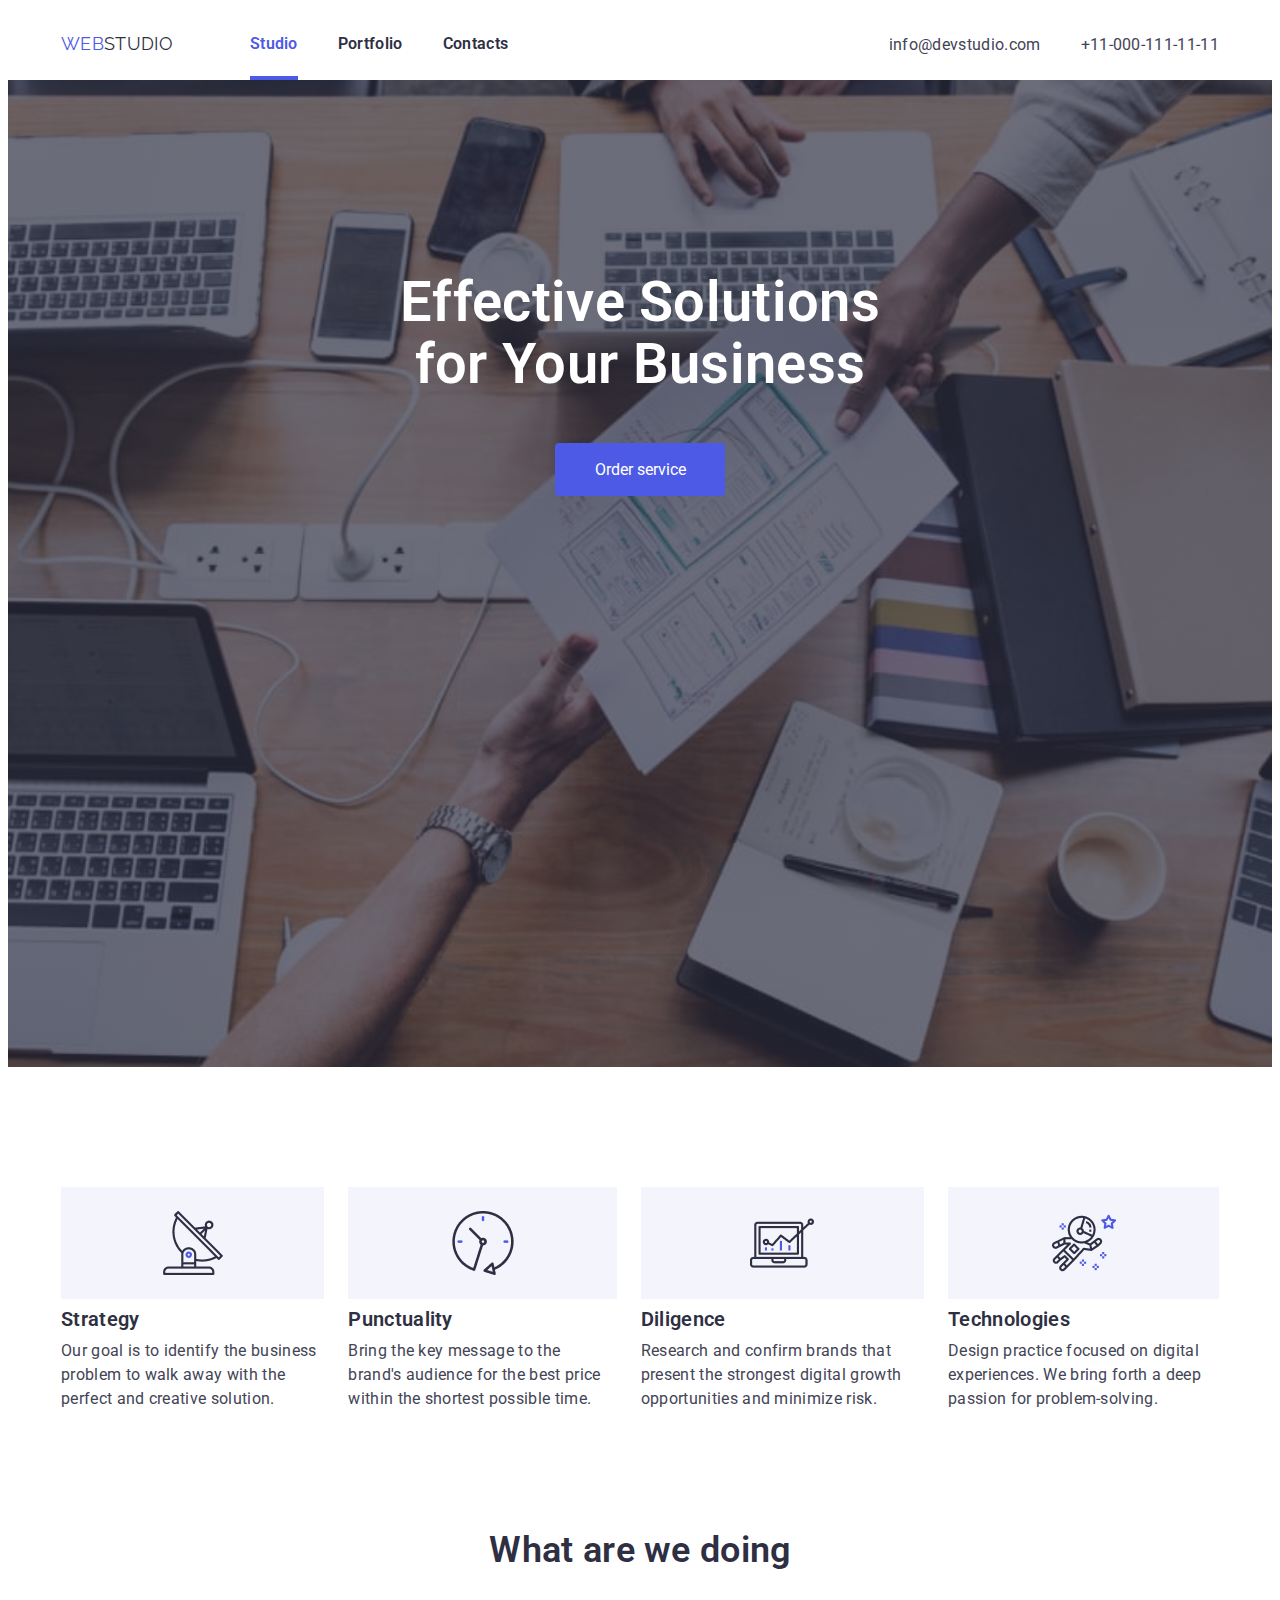
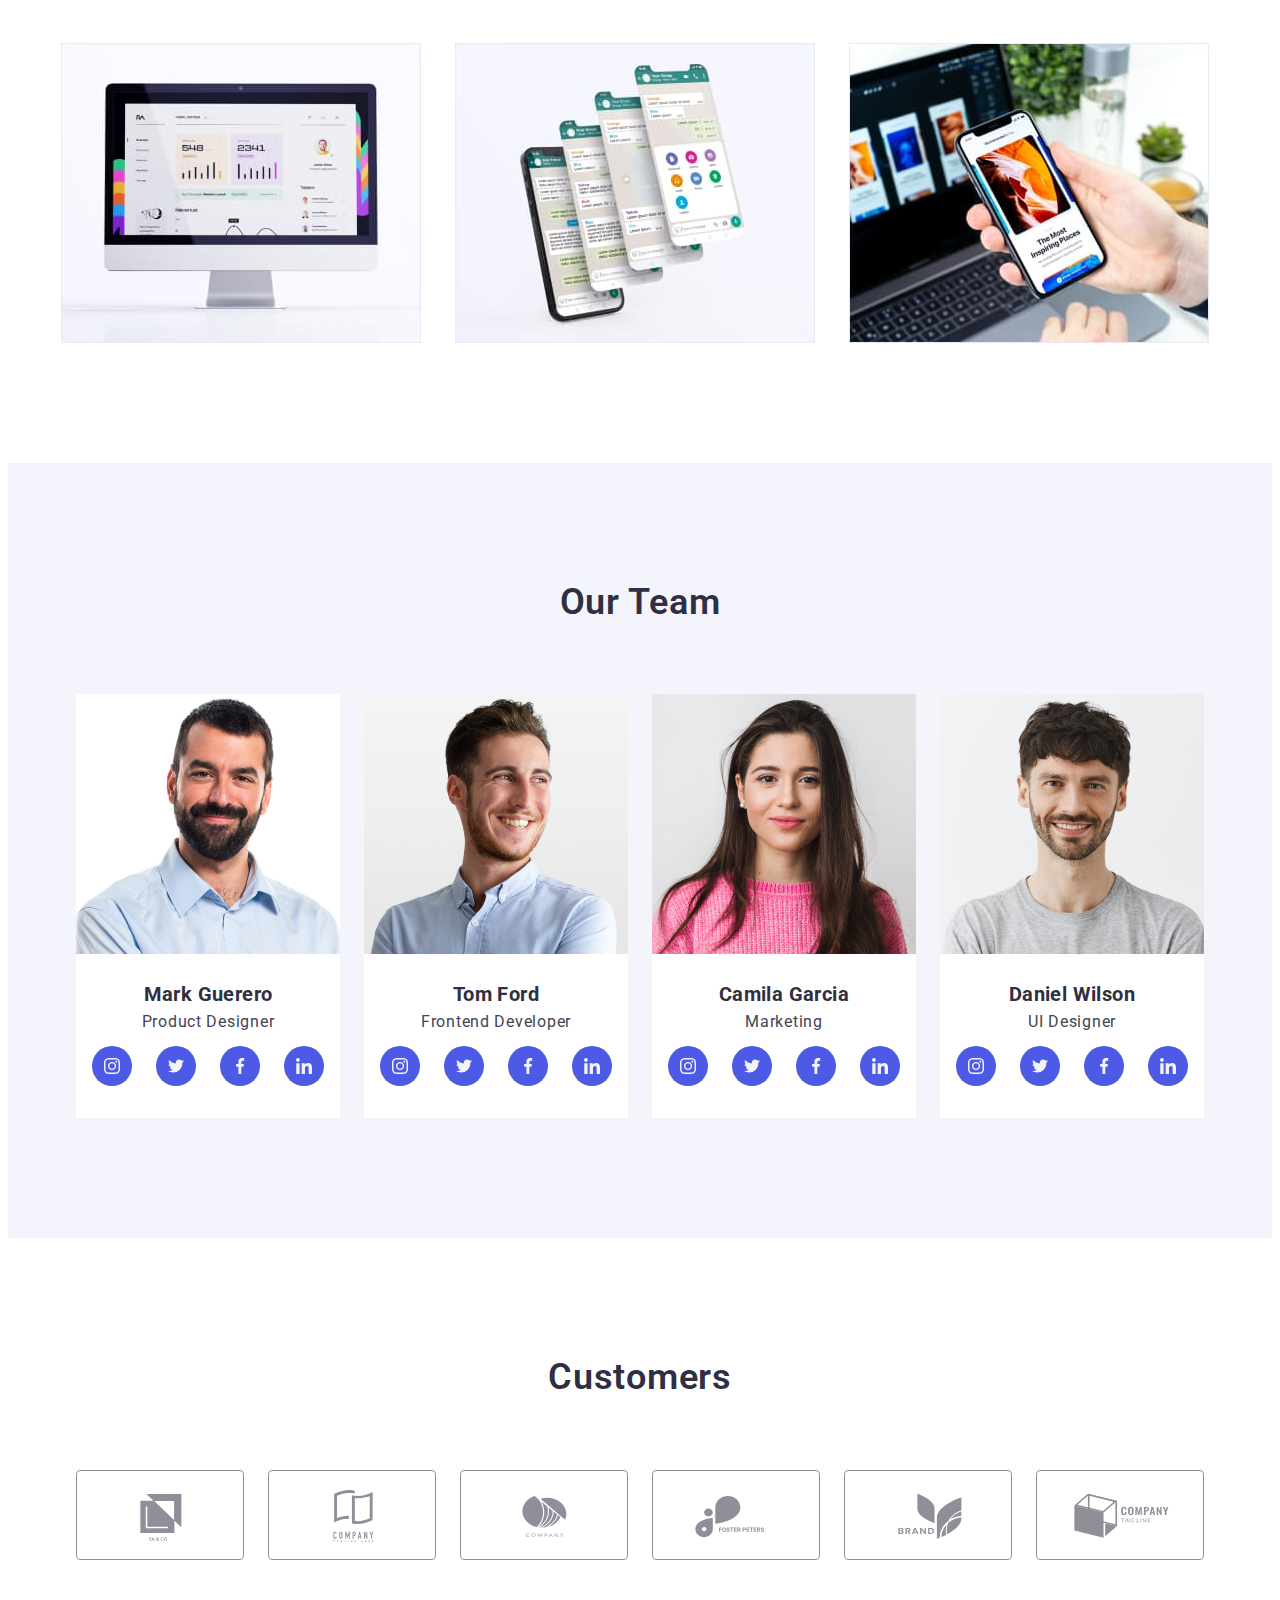
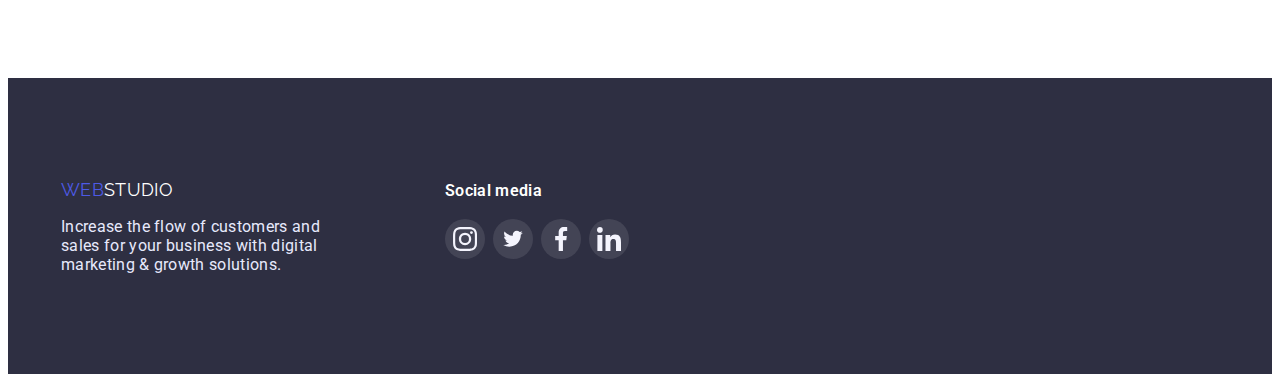
<file: index.html>
<!DOCTYPE html>
<html lang="en">
<head>
    <meta charset="UTF-8">
    <meta http-equiv="X-UA-Compatible" content="IE=edge">
    <meta name="viewport" content="width=device-width, initial-scale=1.0">
    <title>webstudio</title>
    <link rel="preconnect" href="https://fonts.googleapis.com">
    <link rel="preconnect" href="https://fonts.gstatic.com" crossorigin>
    <link href="https://fonts.googleapis.com/css2?family=Raleway:wght@800&family=Roboto:wght@400;500;700&display=swap"
        rel="stylesheet">
        <link rel="stylesheet" href="https://cdnjs.cloudflare.com/ajax/libs/modern-normalize/1.1.0/modern-normalize.min.css"
            integrity="sha512-wpPYUAdjBVSE4KJnH1VR1HeZfpl1ub8YT/NKx4PuQ5NmX2tKuGu6U/JRp5y+Y8XG2tV+wKQpNHVUX03MfMFn9Q=="
            crossorigin="anonymous" referrerpolicy="no-referrer" />
    <link rel="stylesheet" href="./css/style.css">
    </head>
<body>
    <header class="page-header">
       <div class="container main-content">
        <a href="./index.html " class="logo">web<span class="logo-studio">studio</span></a>
        <nav>
            <ul class="site-nav">
                <li class="list-item"><a href="./index.html" class="site-list-link">Studio</a></li>
                <li class="list-item"><a href="./portfolio.html">Portfolio</a></li>
                <li class="list-item"><a href="./">Contacts</a></li>
            </ul>
        </nav>
        <ul class="contact-nav">
            <li class="item"><a href="mailto:info@devstudio.com">info@devstudio.com</a></li>
            <li class="item"><a href="tel:+110001111111">+11-000-111-11-11</a></li>
        </ul>
       </div>
    </header>
    <main>
        <!--main content-->

       
        <section class="hero">
            <h1 class="hero-title">Effective Solutions for Your Business</h1>
            <button type="button" class="hero-button" data-modal-open >Order service</button>
        </section>
       

        <!--Feature-->
        <section class="section"> 
          <div class="container">
            <h2 class="visually-hidden">Advantages</h2>
            <ul class="list-adv">
                <li class="adv-li icon-antenna">
                    <h3 class="section-title">Strategy</h3>
                    <p class="section-description">Our goal is to identify the business
                        problem to walk away with the perfect and creative solution.</p>
                </li>
                <li class="adv-li icon-clock">
                    <h3 class="section-title">Punctuality</h3>
                    <p class="section-description">Bring the key message to the brand's audience for the best price within the
                        shortest possible time.</p>
                </li>
                <li class="adv-li icon-diagram">
                    <h3 class="section-title">Diligence</h3>
                    <p class="section-description">Research and confirm brands that present the strongest digital growth
                        opportunities and minimize risk.</p>
                </li>
                <li class="adv-li icon-astronaut">
                    <h3 class="section-title">Technologies</h3>
                    <p class="section-description">Design practice focused on digital experiences. We bring forth a deep passion for
                        problem-solving.</p>
                </li>
            </ul>
          </div>
            
</section>
<!--What are we doing -->
<section class="section-2">
    <div class="container">
<h2 class="section-do"> What are we doing </h2>
    <ul class="list">
        <li class="list-li"> <img src="./image/img.jpg" alt="computer" width="360"></li>
        <li class="list-li"><img src="./image/wtsup.jpg" alt="messenger" width="360"></li>
        <li class="list-li"><img src="./image/rectngl.jpg" alt="mobile program" width="360"></li>
    </ul>
</div>
</section>
<!--Team-->
<section class="section-team">
    <div class="container">
        <h2 class="section-do">Our Team</h2>
        <ul class="list">
            <li class="list-style">
                <img src="./image/mark.jpg" alt="mark" width="264">
               <div class="team-work">
                <h3 class="team-name"> Mark Guerero</h3>
                <p class="tital-descr">Product Designer</p>
                <ul class="actions-list">
                    <li class="actions-list-item">
                        <a href="#" class="social-list-link">
                        <svg class="social-link-item" width="16" height="16">
                            <use href="./image/spritik.svg#icon-instagram"></use>
                        </svg>
                        </a>
                    </li>
                    <li class="actions-list-item">
                        <a href="#" class="social-list-link">
                        <svg class="social-link-item" width="16" height="16">
                            <use href="./image/spritik.svg#icon-twitterr"></use>
                        </svg>
                        </a>
                    </li>
                    <li class="actions-list-item">
                        <a href="#" class="social-list-link">
                        <svg class="social-link-item" width="16" height="16">
                            <use href="./image/spritik.svg#icon-facebookk" ></use>
                        </svg>
                        </a>
                    </li>
                    <li class="actions-list-item">
                        <a href="#" class="social-list-link">
                        <svg class="social-link-item" width="16" height="16">
                            <use href="./image/spritik.svg#icon-linkedin"></use>
                        </svg>
                        </a>
                    </li>
                </ul>
               </div>
            </li>
        
            <li class="list-style">
                <img src="./image/tom.jpg" alt="tom" width="264">
               <div class="team-work">
                <h3 class="team-name">Tom Ford</h3>
                <p class="tital-descr">Frontend Developer</p>
                <ul class="actions-list">
                    <li class="actions-list-item">
                        <a href="#" class="social-list-link">
                            <svg class="social-link-item" width="16" height="16">
                                <use href="./image/spritik.svg#icon-instagram"></use>
                            </svg>
                        </a>
                    </li>
                    <li class="actions-list-item">
                        <a href="#" class="social-list-link">
                            <svg class="social-link-item" width="16" height="16">
                                <use href="./image/spritik.svg#icon-twitterr"></use>
                            </svg>
                        </a>
                    </li>
                    <li class="actions-list-item">
                        <a href="#" class="social-list-link">
                            <svg class="social-link-item" width="16" height="16">
                                <use href="./image/spritik.svg#icon-facebookk"></use>
                            </svg>
                        </a>
                    </li>
                    <li class="actions-list-item">
                        <a href="#" class="social-list-link">
                            <svg class="social-link-item" width="16" height="16">
                                <use href="./image/spritik.svg#icon-linkedin"></use>
                            </svg>
                        </a>
                    </li>
                </ul>
               </div>
            </li>
        
            <li class="list-style">
                <img src="./image/camila.jpg" alt="camila" width="264">
                <div class="team-work">
                    <h3 class="team-name">Camila Garcia</h3>
                    <p class="tital-descr">Marketing</p>
                    <ul class="actions-list">
                        <li class="actions-list-item">
                            <a href="#" class="social-list-link">
                                <svg class="social-link-item" width="16" height="16">
                                    <use href="./image/spritik.svg#icon-instagram"></use>
                                </svg>
                            </a>
                        </li>
                        <li class="actions-list-item">
                            <a href="#" class="social-list-link">
                                <svg class="social-link-item" width="16" height="16">
                                    <use href="./image/spritik.svg#icon-twitterr"></use>
                                </svg>
                            </a>
                        </li>
                        <li class="actions-list-item">
                            <a href="#" class="social-list-link">
                                <svg class="social-link-item" width="16" height="16">
                                    <use href="./image/spritik.svg#icon-facebookk"></use>
                                </svg>
                            </a>
                        </li>
                        <li class="actions-list-item">
                            <a href="#" class="social-list-link">
                                <svg class="social-link-item" width="16" height="16">
                                    <use href="./image/spritik.svg#icon-linkedin"></use>
                                </svg>
                            </a>
                        </li>
                    </ul>
                </div>
            </li>
        
            <li class="list-style">
                <img src="./image/daniel.jpg" alt="daniel" width="264">
                <div class="team-work">
                    <h3 class="team-name"> Daniel Wilson</h3>
                    <p class="tital-descr">UI Designer</p>
                    <ul class="actions-list">
                        <li class="actions-list-item">
                            <a href="#" class="social-list-link">
                                <svg class="social-link-item" width="16" height="16">
                                    <use href="./image/spritik.svg#icon-instagram"></use>
                                </svg>
                            </a>
                        </li>
                        <li class="actions-list-item">
                            <a href="#" class="social-list-link">
                                <svg class="social-link-item" width="16" height="16">
                                    <use href="./image/spritik.svg#icon-twitterr"></use>
                                </svg>
                            </a>
                        </li>
                        <li class="actions-list-item">
                            <a href="#" class="social-list-link">
                                <svg class="social-link-item" width="16" height="16">
                                    <use href="./image/spritik.svg#icon-facebookk"></use>
                                </svg>
                            </a>
                        </li>
                        <li class="actions-list-item">
                            <a href="#" class="social-list-link">
                                <svg class="social-link-item" width="16" height="16">
                                    <use href="./image/spritik.svg#icon-linkedin"></use>
                                </svg>
                            </a>
                        </li>
                    </ul>
                </div>
            </li>
        </ul>
    </div>
</section>
<!-- Customer -->
<section class="customer-logo">
    <div class="container">
<h2 class="section-do">Customers</h2>
<ul class="customer-block">
    <li class="customer-list">
        <a href="#" class="customer-link">
            <svg class="customer-item" > 
                <use href="./image/spritik.svg#icon-company-yaco" ></use>
            </svg>
        </a>
    </li>
    <li class="customer-list">
        <a href="#" class="customer-link">
            <svg class="customer-item">
                <use href="./image/spritik.svg#icon-company-here"></use>
            </svg>
        </a>
    </li>
    <li class="customer-list">
        <a href="#" class="customer-link">
            <svg class="customer-item">
                <use href="./image/spritik.svg#icon-company-sec"></use>
            </svg>
        </a>
    </li>
    <li class="customer-list">
        <a href="#" class="customer-link">
            <svg class="customer-item">
                <use href="./image/spritik.svg#icon-company-peters"></use>
            </svg>
        </a>
    </li>
    <li class="customer-list"> 
        <a href="#" class="customer-link">
            <svg class="customer-item">
                <use href="./image/spritik.svg#icon-company-brand"></use>
            </svg>
        </a>
    </li>
    <li class="customer-list">
        <a href="#" class="customer-link">
            <svg class="customer-item" >
                <use href="./image/spritik.svg#icon-company-tag"></use>
            </svg>
        </a>
    </li>
</ul>
    </div>
</section>

    </main>
        <footer class="page-foot">
            <div class="container-footer">
                <div class="info-foot">
                    <a href="./index.html" class="logo">web<span class="foot-logo">studio</span></a>
                    <p class="foot">Increase the flow of customers and sales for your business with digital marketing & growth
                        solutions.</p>
                </div>
                
<div class="fotter-social-media">
    <h3 class="media-title">Social media</h3>
    <ul class="media-group">
        <li class="media-list">
            <a href="" class="media-list-link">
                <svg class="media-list-item" width="24" height="24">
                    <use href="./image/spritik.svg#icon-instagram" class="icon-link"></use>
                </svg>
            </a>
        </li>
        <li class="media-list">
            <a href="" class="media-list-link" >
                <svg class="media-list-item" width="24" height="19.5">
                    <use href="./image/spritik.svg#icon-twitterr"></use>
                </svg>
            </a>
        </li>
        <li class="media-list">
            <a href="" class="media-list-link">
                <svg class="media-list-item" width="24" height="24">
                    <use href="./image/spritik.svg#icon-facebookk"></use>
                </svg>
            </a>
        </li>
        <li class="media-list">
            <a href="" class="media-list-link">
                <svg class="media-list-item" width="24" height="24">
                    <use href="./image/spritik.svg#icon-linkedin"></use>
                </svg>
            </a>
        </li>
    </ul>
</div>
</div>
            
        </footer>
        <div class="backdrop is-hidden" data-modal>
            <div class="modal">
               <button type="button" class="modal-cloze-btn" data-modal-close>
                <svg class="close-btn-item" width="8" height="8">
                    <use href="./image/spritik.svg#icon-clz-btn"></use>
                </svg>
               </button>
            </div>
        </div>

        <script src="./js/modal.js"></script>
</body>
</html>
</file>
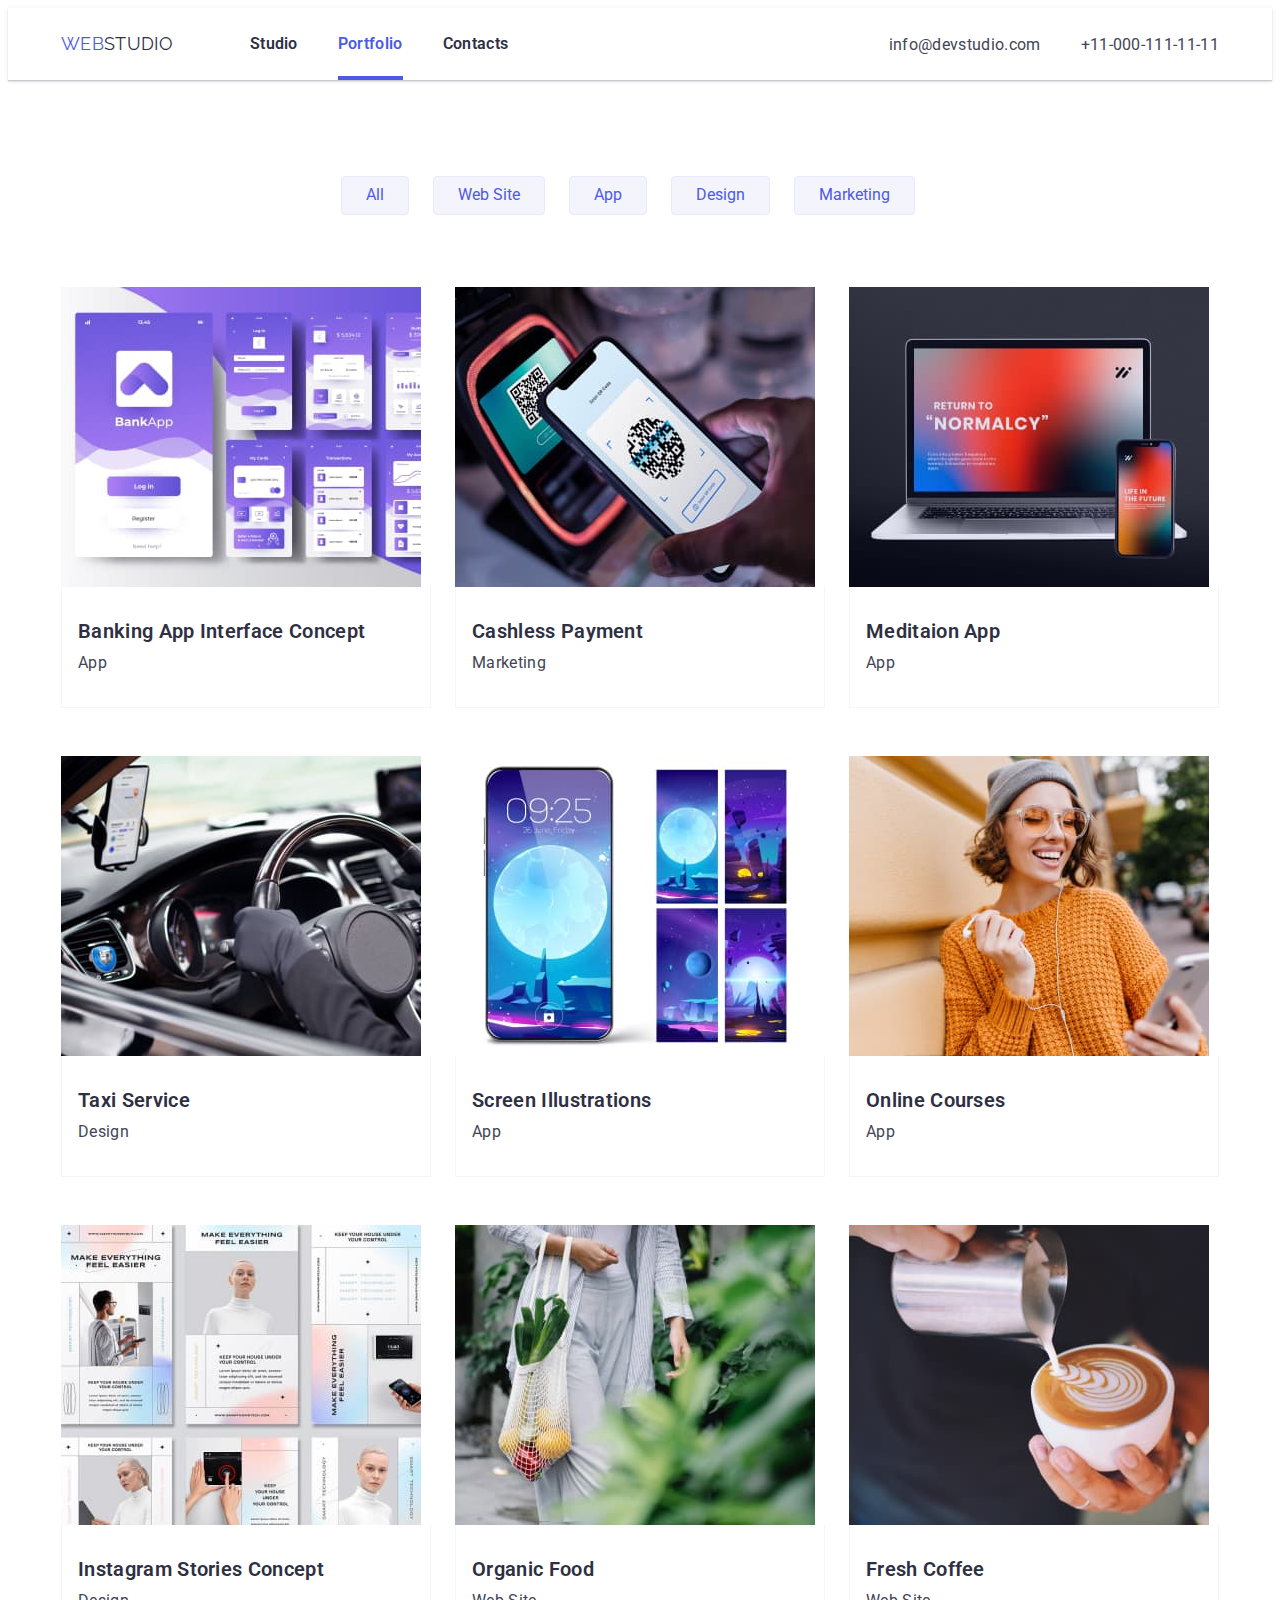
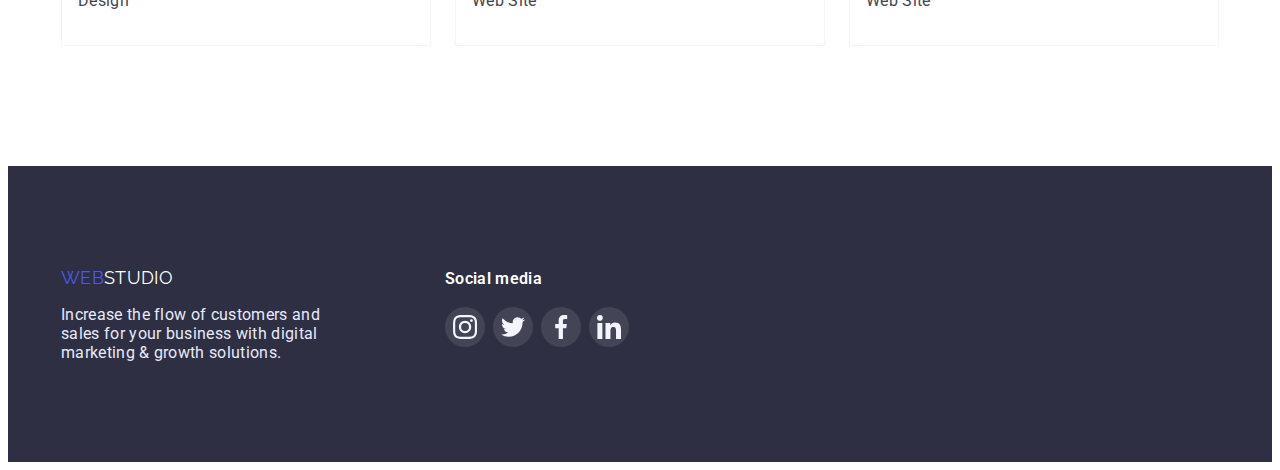
<file: portfolio.html>
<!DOCTYPE html>
<html lang="en">
<head>
    <meta charset="UTF-8">
    <meta http-equiv="X-UA-Compatible" content="IE=edge">
    <meta name="viewport" content="width=device-width, initial-scale=1.0">
    <title>web studio</title>
    <link rel="preconnect" href="https://fonts.googleapis.com">
    <link rel="preconnect" href="https://fonts.gstatic.com" crossorigin>
    <link href="https://fonts.googleapis.com/css2?family=Raleway:wght@800&family=Roboto:wght@400;500;700&display=swap"
        rel="stylesheet">
        <link rel="stylesheet" href="https://cdnjs.cloudflare.com/ajax/libs/modern-normalize/1.1.0/modern-normalize.min.css"
            integrity="sha512-wpPYUAdjBVSE4KJnH1VR1HeZfpl1ub8YT/NKx4PuQ5NmX2tKuGu6U/JRp5y+Y8XG2tV+wKQpNHVUX03MfMFn9Q=="
            crossorigin="anonymous" referrerpolicy="no-referrer" />
    <link rel="stylesheet" href="./css/style.css">
</head>
<body>
        <header class="portfolio-header">
           <div class="container main-content">
            <a href="./index.html" class="logo">web<span class="logo-studio">studio</span></a>
            <nav>
                <ul class="site-nav">
                    <li class="list-item"><a href="./index.html">Studio</a></li>
                    <li class="list-item"><a href="./portfolio.html" class="site-list-link">Portfolio</a></li>
                    <li class="list-item"><a href="">Contacts</a></li>
                </ul>
            </nav>
            <ul class="contact-nav">
                <li class="item"><a href="mailto:info@devstudio.com">info@devstudio.com</a></li>
                <li class="item"><a href="tel:+110001111111">+11-000-111-11-11</a></li>
            </ul>
           </div>
           </header> 
           <main>
        <section class="main-section">
            <div class="container">
               <h2 class="visually-hidden">Buttons</h2>
                <ul class="main-buttons">
                    <li class="li-buttons"><button type="button" class="site-buttons">All</button></li>
                    <li class="li-buttons"><button type="button" class="site-buttons">Web Site</button></li>
                    <li class="li-buttons"><button type="button" class="site-buttons">App</button></li>
                    <li class="li-buttons"><button type="button" class="site-buttons">Design</button></li>
                    <li class="li-buttons"><button type="button" class="site-buttons">Marketing</button></li>
                </ul>
            
            <ul class="lisst">
                <li class="list-li">
                    <a href="" class="team-wraper-link">
                        <div class="team-list-wraper">
                            <img src="./image/bankingup.jpg" alt="banking" width="360" ">
                                                <p class=" overlay">
                            14 Stylish and User-Friendly App Design Concepts · Task Manager App · Calorie Tracker App · Exotic Fruit Ecommerce
                            App ·
                            Cloud Storage App
                        
                            </p>
                        </div>
                    </a>
                  
                   <div class="border">
                    <h3 class="section-card">Banking App Interface Concept</h3>
                <p class="section-content">App</p>
                </div>
                </li>


                <li class="list-li">
                    <a href="" class="team-wraper-link">
                        <div class="team-list-wraper">
                            <img src="./image/payment.jpg" alt="bcg" width="360">
                            <p class="overlay">
                                14 Stylish and User-Friendly App Design Concepts · Task Manager App · Calorie Tracker App · Exotic Fruit
                                Ecommerce
                                App ·
                                Cloud Storage App
                            </p>
                        </div>
                    </a>
                    <div class="border">
                        <h3 class="section-card">Cashless Payment</h3>
                        <p class="section-content">Marketing</p>
                    </div>
                </li>
                <li class="list-li">
                    <a href="" class="team-wraper-link">
                        <div class="team-list-wraper">
                            <img src="./image/meditationapp.jpg" alt="app" width="360">
                            <p class="overlay">
                                14 Stylish and User-Friendly App Design Concepts · Task Manager App · Calorie Tracker App · Exotic Fruit
                                Ecommerce
                                App ·
                                Cloud Storage App
                            </p>
                        </div>
                    </a>
                   
                    <div class="border">
                        <h3 class="section-card">Meditaion App</h3>
                        <p class="section-content">App</p>
                    </div>
                </li>
                <li class="list-li" >
                  <a href="" class="team-wraper-link">
                    <div class="team-list-wraper">
                        <img src="./image/car.jpg" alt="driver" width="360">
                        <p class="overlay">
                            14 Stylish and User-Friendly App Design Concepts · Task Manager App · Calorie Tracker App · Exotic Fruit
                            Ecommerce
                            App ·
                            Cloud Storage App
                        </p>
                    </div>
                  </a>

                    <div class="border">
                        <h3 class="section-card">Taxi Service</h3>
                        <p class="section-content">Design</p>
                    </div>
                </li>
                <li class="list-li">
               <a href="" class="team-wraper-link">
                <div class="team-list-wraper">
                    <img src="./image/screen.jpg" alt="screen" width="360">
                    <p class="overlay">
                        14 Stylish and User-Friendly App Design Concepts · Task Manager App · Calorie Tracker App · Exotic Fruit
                        Ecommerce
                        App ·
                        Cloud Storage App
                    </p>
                </div>
               </a>
                    <div class="border">
                        <h3 class="section-card">Screen Illustrations</h3>
                        <p class="section-content ">App</p>
                    </div>
                </li>
                <li class="list-li">
                   <a href="" class="team-wraper-link">
                    <div class="team-list-wraper">
                        <img src="./image/smilegirl.jpg" alt="girl" width="360">
                        <p class="overlay">
                            14 Stylish and User-Friendly App Design Concepts · Task Manager App · Calorie Tracker App · Exotic Fruit
                            Ecommerce
                            App ·
                            Cloud Storage App
                        </p>
                    </div>
                   </a>
                    <div class="border">
                        <h3 class="section-card">Online Courses</h3>
                        <p class="section-content">App</p>
                    </div>
                </li>
                <li class="list-li">
                  <a href="" class="team-wraper-link">
                    <div class="team-list-wraper">
                        <img src="./image/combo.jpg" alt="instagram" width="360">
                        <p class="overlay">
                            14 Stylish and User-Friendly App Design Concepts · Task Manager App · Calorie Tracker App · Exotic Fruit
                            Ecommerce
                            App ·
                            Cloud Storage App
                        </p>
                    </div>
                  </a>
                    <div class="border">
                        <h3 class="section-card">Instagram Stories Concept</h3>
                        <p class="section-content">Design</p>
                    </div>
                </li>
                <li class="list-li">
                 <a href="" class="team-wraper-link">
                    <div class="team-list-wraper">
                        <img src="./image/food.jpg" alt="fruits" width="360">
                        <p class="overlay">
                            14 Stylish and User-Friendly App Design Concepts · Task Manager App · Calorie Tracker App · Exotic Fruit
                            Ecommerce
                            App ·
                            Cloud Storage App
                        </p>
                    </div>
                 </a>
                   <div class="border">
                    <h3 class="section-card">Organic Food</h3>
                    <p class="section-content">Web Site</p>
                   </div>
                </li>
                <li class="list-li">
                  <a href="" class="team-wraper-link">
                    <div class="team-list-wraper">
                        <img src="./image/coffe.jpg" alt="coffee" width="360">
                        <p class="overlay">
                            14 Stylish and User-Friendly App Design Concepts · Task Manager App · Calorie Tracker App · Exotic Fruit
                            Ecommerce
                            App ·
                            Cloud Storage App
                        </p>
                    </div>
                  </a>
                  <div class="border">
                      <h3 class="section-card">Fresh Coffee</h3>
                    <p class="section-content"> Web Site</p>
                  </div>
                </li>
            </ul>
           </div>
            </section>
        </main>
        <footer class="page-foot">
            <div class="container-footer">
                <div class="info-foot">
                    <a href="./index.html" class="logo">web<span class="foot-logo">studio</span></a>
                    <p class="foot">Increase the flow of customers and sales for your business with digital marketing & growth
                        solutions.</p>
                </div>
        
                <div class="fotter-social-media">
                    <p class="media-title">Social media</p>
                    <ul class="media-group">
                        <li class="media-list">
                            <a href="" class="media-list-link">
                                <svg class="media-list-item" width="24" height="24">
                                    <use href="./image/sprite.svg#icon-instagram"></use>
                                </svg>
                            </a>
                        </li>
                        <li class="media-list">
                            <a href="" class="media-list-link">
                                <svg class="media-list-item" width="24" height="24">
                                    <use href="./image/sprite.svg#icon-twitter"></use>
                                </svg>
                            </a>
                        </li>
                        <li class="media-list">
                            <a href="" class="media-list-link">
                                <svg class="media-list-item" width="24" height="24">
                                    <use href="./image/sprite.svg#icon-facebook"></use>
                                </svg>
                            </a>
                        </li>
                        <li class="media-list">
                            <a href="" class="media-list-link">
                                <svg class="media-list-item" width="24" height="24">
                                    <use href="./image/sprite.svg#icon-linkedin"></use>
                                </svg>
                            </a>
                        </li>
                    </ul>
                </div>
            </div>
        
        </footer>
</body>
</html>
</file>
<file: css/style.css>
/* #434455;цвет основного текста  */
/* вторичный цвет текста #2E2F42;*/  
 /*белый цвет  #FFFFFF;*/ 
 /* акцент #4D5AE5; */
 /* вторичный цвет фона #F4F4FD; */
 /* вторичный цвет фона background: #2E2F42 */

:root{
    --primary-text-color:#434455;
    --primary-white-color:#FFFFFF;
    --title-text-color:#2E2F42;
    --accent-color:#4D5AE5;
    --button-bg-color: #404BBF;
    --portfolio-button:#F4F4FD;
}

html {
    box-sizing: border-box;
}

* *::before,
*::after {
    box-sizing: inherit;
}

body {
font-family: Roboto, serif;
    background-color: var(--primary-bg-color);
    color: var(--primary-text-color);
    letter-spacing: 0.02em;
     
}

h1,
h2,
h3,
p {
    margin: 0;
}

ul {
    padding: 0;
    margin: 0;
}

 img {
     display: block;
     max-width: 100%;
     height: auto;
    }

/* базові значення  */
.page-header.container {
    display: flex;
  
}


.visually-hidden {
    position: absolute;
    white-space: nowrap;
    width: 1px;
    height: 1px;
    overflow: hidden;
    border: 0;
    padding: 0;
    clip: rect(0 0 0 0);
    clip-path: inset(50%);
    margin: -1px;
}






.container .main-nav{
     display: flex;
    }

.container {
    
    width: 1158px;
    padding-left: 15px;
    padding-right: 15px;
    margin: auto;
    
     }



/* logo */
.logo {
    color: var(--accent-color);
    font-family: Raleway, sans-serif;
    font-size: 18px;
    line-height: 1.3;
    text-decoration: none;
    text-transform: uppercase;
}
.logo-studio{
    color:var(--title-text-color);
}
.foot-logo{
    text-transform: uppercase;
    color: var(--primary-white-color)
}




/* nav */
.main-content{
    display: flex;
    align-items: center;
}
.site-nav{
    margin-left: 77px;
    display: flex;
    list-style: none;

}
 .list-item{
   
    margin-right: 40px;
}

.site-nav .list-item:last-child{
    margin-right: 0;
}



.site-nav a {
    display: block;
    padding-top: 24px;
    padding-bottom: 24px;
    color: var(--title-text-color);
    font-weight: 600 ;
        font-size: 16px;
        line-height: 1.5;
        text-decoration: none;
        transition: color 250ms cubic-bezier(0.4, 0, 0.2, 1);
        position: relative;
        

}

.site-nav a:hover,
.site-nav a:focus{
color: #4D5AE5;
}

a.link.current { 
    color: var(--accent-color);
    text-transform: uppercase;
}
a.link.current{
    color: var(--primary-text-color);
}
.contact-nav{
    display: flex;
    margin-left: auto;
}
.contact-nav .item{ 
    padding: 0;
    margin-left: 0;
    list-style: none;
    
}
.contact-nav .item+.item{
    margin-left: 40px;
}
.contact-nav a{


    display: flex;
    margin-left: auto;
    color: var(--primary-text-color);
    text-decoration: none;
    transition: color 250ms cubic-bezier(0.4, 0, 0.2, 1);
    
}
.contact-nav a:hover,
.contact-nav a:focus{
    color: var(--accent-color);
}     
.list{
    margin: 0;
    padding: 0;
    justify-content: center;
    gap: 24px;
    display: flex;
    list-style: none;
}



.site-list-link::after{
    content: '';
    width: 100%;
    height: 4px;
    display: block;
    background-color: var(--accent-color);
    position: absolute;
    left: 0;
    bottom:0;

}
a.site-list-link{
    color: var(--accent-color);
   
}
    
  



/* hero */
.hero{
    max-width: 1440px;
    height: 603px ;
    margin-left: auto;
    margin-right: auto;
    background-image:linear-gradient(rgba(46, 47, 66, 0.7), rgba(46, 47, 66, 0.7)),
     url(../image/overlay.jpg);
    background-size: cover;
    background-position: center;
}


.hero{
    padding-top: 192px;
    padding-bottom: 192px;
    text-align: center;
   background-color: var(--primary-bg-color);
}
.hero-title {
   max-width: 492px;
   margin: auto;
    margin-top: 0;
    margin-bottom: 48px;
    color: var(--primary-white-color);
    font-weight: 600;
    font-size: 56px;
    line-height: 1.1;
    
}
/* < !--Feature--> */

.list-adv{
     display: flex;
     gap: 24px; 
     list-style: none;
}


.adv-li{
 flex-basis: calc((100%-72px)/4);
}
/* фонові елементи  */
.adv-li::before{
    display: block;
    content: " ";
    height: 112px;
    background-size: content;
    background-position: center;
    background-repeat: no-repeat;
    background-color: var(--portfolio-button);
}
.icon-antenna::before{
    background-image: url(../image/antenna.png);
}
.icon-clock::before{
    background-image: url(../image/clock.png);
}
.icon-diagram::before{
    background-image: url(../image/diagram.png);
}
.icon-astronaut::before{
    background-image: url(../image/astronaut.png);
}


.section-title{
    margin:0;
}
.section{
   padding-top: 120px;
padding-bottom: 120px;
    
}
.title{
    margin-bottom: 120px;
}

.section-2{
    text-align: center;
   
    padding-bottom: 120px;
    
}

    
    /* оформлення елементів в картці про команду,соціальні мережі */
    
    .social-list-link{
        width: 40px;
        height: 40px;
        justify-content: center;
        align-items: center;
        border-radius: 50%;
        background-color: var(--accent-color);
        display: flex;
        transition: background-color 250ms cubic-bezier(0.4, 0, 0.2, 1);
       
    }

    .actions-list{
        display: flex;
        list-style: none;
        justify-content: center;
        gap: 24px;
        
        
    }
    .social-link-item{
        fill: #F4F4FD;
        
        
    }
    .social-list-link:hover,
    .social-list-link:focus{
        background-color: #31D0AA;
    }
 
    
   



/* section-main */
   .section-title {
       color: var(--title-text-color);

       font-weight: 600;
       font-size: 20px;
       line-height: 1.2;
       
       margin-bottom: 8px;
       margin-top: 8px;
   }
 .section-description {
     font-size: 16px;
     line-height: 1.5;
     margin: 0;
 }
 .section-do{
margin-bottom: 72px;
    
    font-weight: 600;
font-size: 36px;
line-height: 1.1;
text-align: center;
color: var(--title-text-color);
 }
.section-team {
    padding-top: 120px;
    padding-bottom: 120px;


    background-color: #F4F4FD;;
    color: var(--title-text-color);
    font-weight: 600;
        font-size: 36px;
        line-height: 1.1;
        text-align: center;
            letter-spacing: 0.02em;
            
}
.team-name{
    margin-bottom: 8px;
    font-size: 20px;
        line-height: 0.8;
        text-align: center;
        letter-spacing: 0.02em;
    
}

.team-work{
    padding-top: 32px;
    padding-bottom: 32px;
}

.tital-descr{
    color: var(--primary-text-color);
    font-weight: 400;
        font-size: 16px;
        line-height: 24px;
        text-align: center;
        margin-bottom: 12px;
}





/* section portfolio */

.portfolio-header{
    box-shadow: 0px 2px 1px rgba(46, 47, 66, 0.08), 0px 1px 1px rgba(46, 47, 66, 0.16), 0px 1px 6px rgba(46, 47, 66, 0.08);
}



.main-buttons{
    margin-bottom: 72px;
}
.main-section{
    padding-top: 96px;
        padding-bottom: 120px;
}

.lisst {
    display: flex;
    flex-wrap: wrap;
    row-gap: 48px ;
    column-gap: 24px;
    list-style-type: none;
   

}

.list-li {
     flex-basis: calc((100% - 48px) / 3);
    transition: box-shadow 250ms cubic-bezier(0.4, 0, 0.2, 1) ;
    
}
.list-li:hover,
.list-li:focus{
    box-shadow: 0px 1px 6px rgba(46, 47, 66, 0.08), 0px 1px 1px rgba(46, 47, 66, 0.16), 0px 2px 1px rgba(46, 47, 66, 0.08);
}

.border{
    
    
    
    padding: 32px 16px;
    border: 0.5px solid var(--portfolio-button);
    border-top: none;
}



.section-card{
    margin-bottom: 8px;
    color:var(--title-text-color);
    font-weight: 600;
        font-size: 20px;
        line-height: 1.2;
}
.section-content{
    color: var(--primary-text-color);
    font-weight: 400;
        font-size: 16px;
        line-height: 1.5;
     letter-spacing: 0.02em;
}
.list-style {
    background-color: var(--primary-white-color);
}








  /* button main page*/
.button {
    
    font-family: Roboto, serif;
    color: var(--primary-white-color);
    background-color: var(--button-bg-color);

    font-size: 16px;
    line-height: 1.2;
    text-decoration: none;
    transition: background-color 250ms cubic-bezier(0.4, 0, 0.2, 1);
    
}
 
.hero-button{
    display: inline-block;
    min-width: 170px;
    
    border-radius: 4px;
        padding: 16px 32px;
    font-family: Roboto, serif;
    font-size: 16px;
    color: var(--primary-white-color);
    background-color: var(--accent-color);
    cursor: pointer;
    align-items: center;
    border: 1px solid transparent;
    transition:  background-color 250ms cubic-bezier(0.4, 0, 0.2, 1)
    
}
.hero-button:hover,
.hero-button:focus{
    background-color: var(--button-bg-color);
    
}
.hero-button:active{
    color: #4D5AE5;
}



/* portfolio button */

    .main-buttons{
        
        display:flex;
        justify-content: center;
        font-family: Roboto, serif;
        list-style: none;
    }
   .site-buttons{
    border-radius: 4px;
    padding: 12px 24px;
         display: inline-block;
        font-family: Roboto, serif;
        font-size: 16px;
        line-height: 0.8;
        cursor: pointer;
        color: var(--accent-color);
        background-color: var(--portfolio-button);
        border: 1px solid #E7E9FC;
        transition: color 250ms cubic-bezier(0.4, 0, 0.2, 1),
        background-color 250ms cubic-bezier(0.4, 0, 0.2, 1),
        box-shadow 250ms cubic-bezier(0.4, 0, 0.2, 1) ;
    }

    .li-buttons{
    
        margin-right: 24px;
    }
.site-buttons:hover,
.site-buttons:focus{
    color: var(--portfolio-button);
    background-color: var(--button-bg-color);
    box-shadow: 0px 3px 1px rgba(0, 0, 0, 0.1), 0px 2px 1px rgba(0, 0, 0, 0.08), 0px 2px 2px rgba(0, 0, 0, 0.12);
}


/* customer */
        .customer-logo{
padding-top: 120px;
padding-bottom: 120px;
    
    
    color: var(--title-text-color);
    font-weight: 600;
    font-size: 36px;
    line-height: 1.1;
    text-align: center;
    letter-spacing: 0.02em;
        }
.customer-item{
    fill: currentColor;
    width: 104px;
    height: 56px;
    display: flex;
    

}
.customer-link{
    color: #8E8F99;
    border: 1px solid #8E8F99;
    border-radius: 4px;
    display: flex;
    width: 100%;
    height: 100%;
    justify-content: center;
    align-items: center;
    transition: color 250ms cubic-bezier(0.4, 0, 0.2, 1);
}

.customer-link:hover,
.customer-link:focus{
color: var(--accent-color);
        border: 1px solid var(--accent-color);
     }

    .customer-item{
        fill:currentColor;
    }


.customer-list{
    width: 168px;
    height: 88px;
    display: flex;
    
}
.customer-block{
   
    justify-content: center;
    display: flex;
    list-style: none;
    gap: 24px;
}

/* футер */
.container-footer{
    display: flex;
    width: 1158px;
        padding-left: 15px;
        padding-right: 15px;
        margin: auto;
        align-items: baseline;
}
.info-foot{
    margin-right: 120px;
}

.fotter-social-media{
    width: 208px;
    height: 80px;
    
    
    
}
.media-list-link:hover,
.media-list-link:focus{
    background-color: #31D0AA;

}
.media-group{
    display: flex;
    list-style: none;
    gap: 8px;
    margin-top: 16px;
    
}
.media-list-link {
    display: flex;
    width: 100%;
    height: 100%;
    border-radius: 50%;
    background-color: rgba(255, 255, 255, 0.1);
    justify-content: center;
    align-items: center;
    transition: background-color 250ms cubic-bezier(0.4, 0, 0.2, 1);
}
.media-list{
    width: 40px;
    height: 40px;
    display: flex;
}
.media-title{
font-family: 'Roboto' serif;
    font-style: normal;
    font-weight: 600;
    font-size: 16px;
    line-height: 1.5;
   

    letter-spacing: 0.02em;

    color: #FFFFFF;

    
}


.page-foot{
    
    padding-top: 100px;
    padding-bottom: 100px;
    background-color: var(--title-text-color);
}
.foot{
    margin-top: 16px;
}

.foot{
    max-width: 264px;
    color: #E7E9FC;
}
 
/* Overlay */
.overlay{
    position: absolute;
    left: 0;
    top: 0;
    height: 100%;
    width: 100%;
    font-size: 16px;
    font-family: Roboto serif;
    color: var(--primary-white-color);
    background-color: var(--accent-color);
    padding-top: 20px;
    padding-left: 10px;
    padding-bottom: 20px;
    padding-right: 10px;
    transform: translate(0,100%);
    transition:  transform 250ms cubic-bezier(0.4, 0, 0.2, 1);
}
.team-list-wraper{
    
    position: relative;
    overflow: hidden ;
}
.team-wraper-link:hover .overlay,
.team-wraper-link:focus .overlay{
    transform: translate(0.0);
} 


/* MODAL WINDOW */
.backdrop{
    position: fixed;
    z-index: 100;
    top: 0;
    left: 0;
    width: 100%;
    height: 100%;
    background-color: rgba(46, 47, 66, 0.4);
    opacity: 1;
    transition: opacity 250ms cubic-bezier(0.4, 0, 0.2, 1);
}
.backdrop.is-hidden{
    opacity: 0;
    visibility: hidden;
    pointer-events: none;
    transition:  250ms cubic-bezier(0.4, 0, 0.2, 1);
    
}
.modal{
    
    position: absolute;
    top: 50%;
    left: 50%;
    transform: translate(-50%, -50%);
    width: 408px;
    height: 579px;
    background-color: #FCFCFC;
    
    
   
    
}
.modal-cloze-btn{
    position: absolute;
    top: 24px;
    right: 24px;
    background-color: #E7E9FC;
    border: 1px solid rgba(0, 0, 0, 0.1);
    padding: 0;
    width: 30px;
    height: 30px;
    border-radius: 50%;
    display: flex;
    align-items: center;
    justify-content: center;
    cursor: pointer;
    box-shadow: 0px 1px 6px rgba(46, 47, 66, 0.08),
        0px 1px 1px rgba(46, 47, 66, 0.16),
        0px 2px 1px rgba(46, 47, 66, 0.08);
        transition: border-color 250ms cubic-bezier(0.4, 0, 0.2, 1);
}
.close-btn-item{
    transition: fill 250ms cubic-bezier(0.4, 0, 0.2, 1);
}
.modal-cloze-btn:hover,
.modal-cloze-btn:focus{
    border-color: #9747FF;
}

.modal-cloze-btn:hover .close-btn-item,
.modal-cloze-btn:focus .close-btn-item{
fill: #9747FF;
}
</file>
